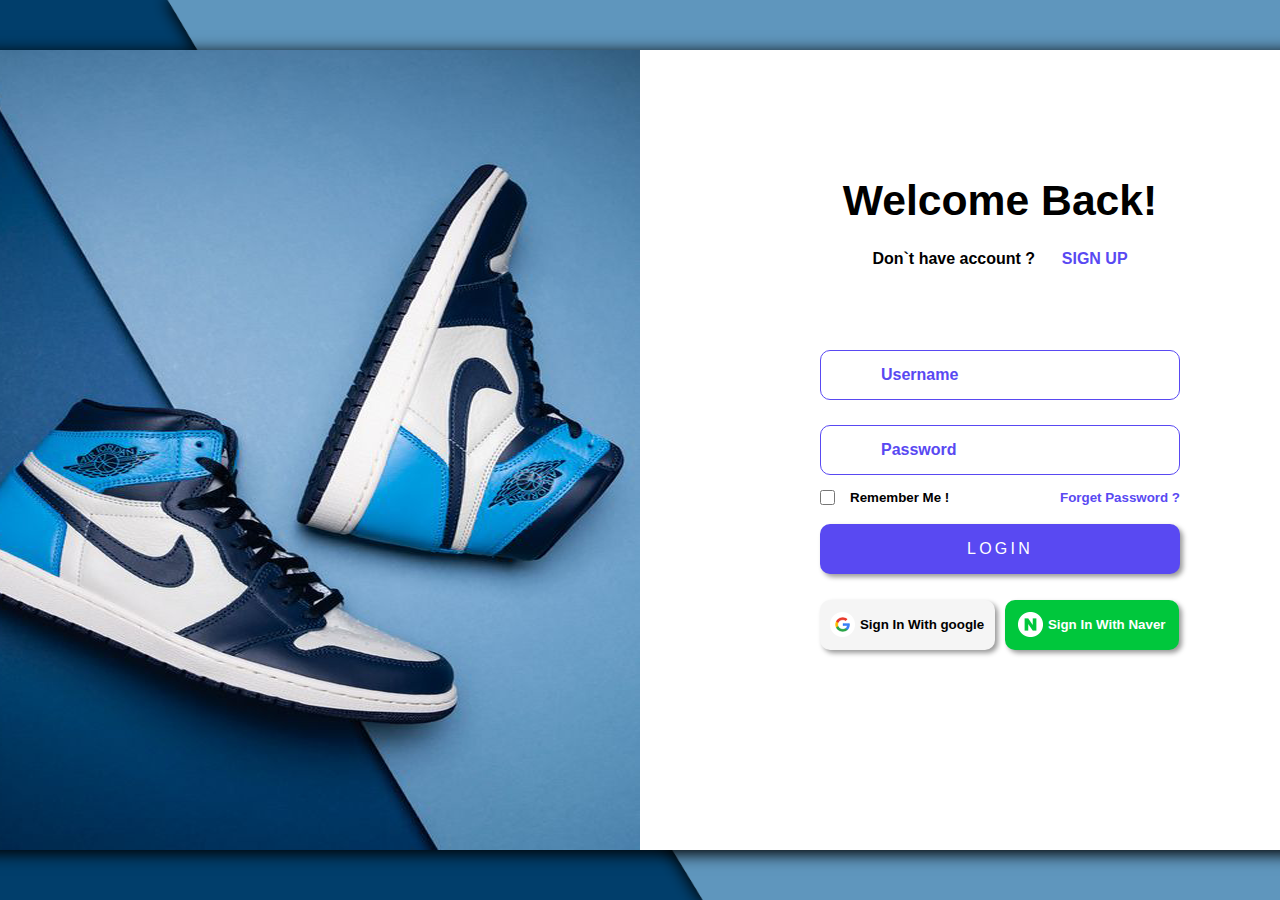
<file: Sign_In.html>
<!DOCTYPE html>
<html lang="en">
<head>
    <meta charset="UTF-8">
    <title>Nike Shoes Sign_In</title>
    <link rel="stylesheet" href="./Sign_In.css">
    <script src="https://code.jquery.com/jquery-3.5.1.min.js"></script>
    <script src="./Nike_Sign_In.js"></script>
</head>
<body>
    <div id="wrapper">
        <!-- Sign_In part -->
        <div class="wrap" id="Sign_In">
            <div class="Img_Side"></div><!--
            --><div class="Text_Side" id="In_Text">
                <div class="Text_Side_Box">
                    <h3>Welcome Back!</h3>
                    <p>Don`t have account ? &nbsp;&nbsp;&nbsp;&nbsp; <span id="goSign_Up">SIGN UP</span></p>
                    <form action="">
                        <input type="text" placeholder="Username"> <br>
                        <input type="text" placeholder="Password"> <br>
                        <input type="checkbox" id="rememberbox">
                        <label for="rememberbox">Remember Me !</label>
                        <span class="forgetpw">Forget Password ?</span> <br>
                        <input type="submit" value="LOGIN">
                    </form>
                    <div class="another_login">
                        <div class="google"><img src="./img/google.png" alt="">
                        <span>Sign In With google</span></div><!--
                        --><div class="naver"><img src="./img/naver.png" alt="">
                        <span>Sign In With Naver</span></div>
                    </div>
                </div> 
            </div>
        </div>
        <!-- Sign_In // -->
        <!-- Sign_Up part -->
        <div class="wrap" id="Sign_Up">
            <div class="Img_Side"></div><!--
        --><div class="Text_Side" id="Up_Text">
            <div class="Text_Side_Box">
                <h3>Create Account</h3>
                <p>Already have account ? &nbsp;&nbsp;&nbsp;&nbsp; <span id="goSign_In">SIGN IN</span></p>
                <form action="">
                    <input type="text" placeholder="E-mail"> <br>
                    <input type="text" placeholder="Username"> <br>
                    <input type="text" placeholder="Password"> <br>
                    <label for="checkbox">You have to agree to the terms and conditions.</label>
                    <label for="agreebox" class="agree">I Agree</label>
                    <input type="checkbox" id="agreebox">
                    <input type="submit" value="SIGN UP">
                </form>
                <div class="another_login">
                    <div class="google"><img src="./img/google.png" alt="">
                    <span>Sign Up With google</span></div><!--
                    --><div class="naver"><img src="./img/naver.png" alt="">
                    <span>Sign Up With Naver</span></div>
                </div>
            </div>
            </div>
        </div>
        <!-- Sign_Up // -->
    </div>
</body>
</html>
</file>
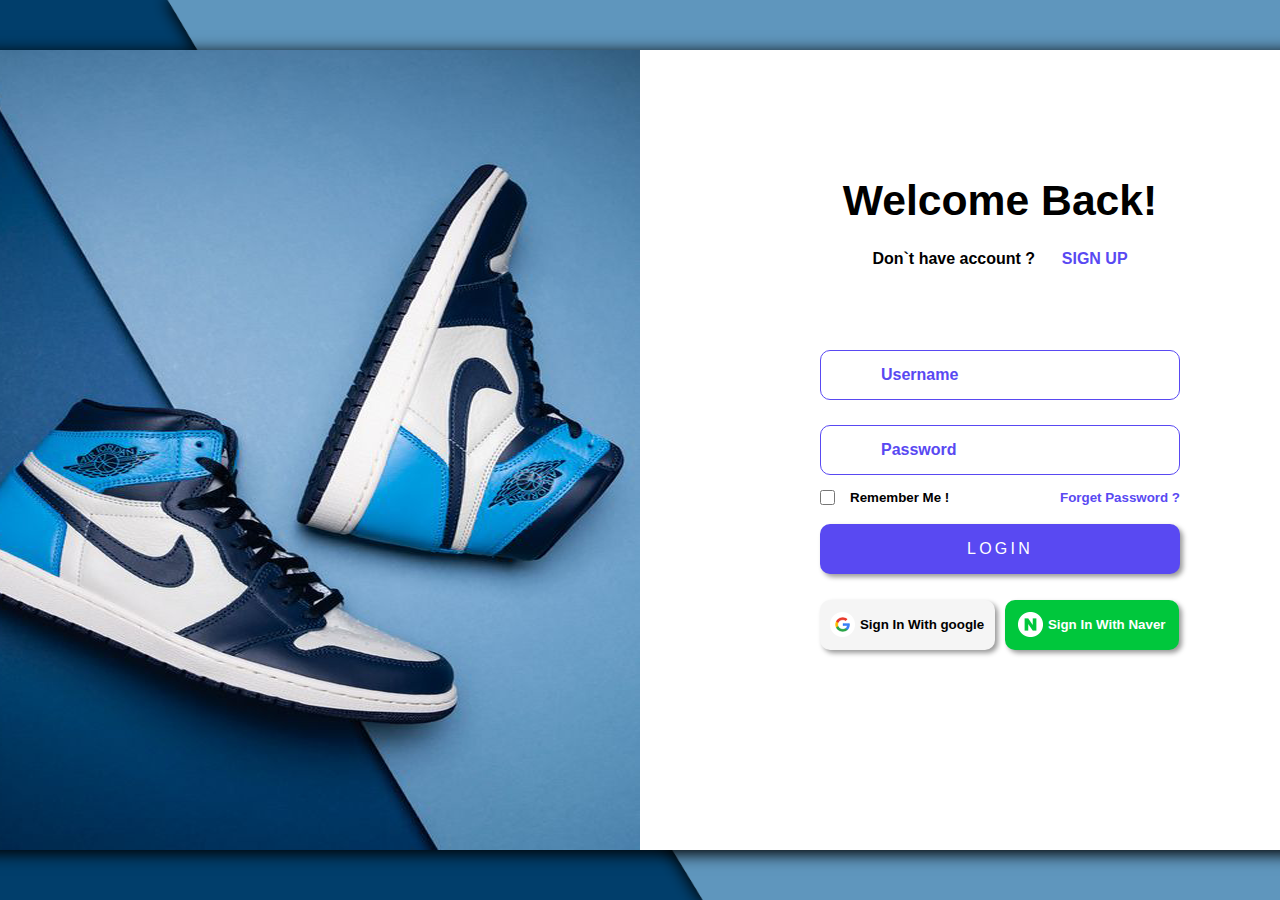
<file: html/Sign_In.html>
<!DOCTYPE html>
<html lang="en">
<head>
    <meta charset="UTF-8">
    <title>Nike Shoes Sign_In</title>
    <link rel="stylesheet" href="../css/Sign_In.css">
    <script src="https://code.jquery.com/jquery-3.5.1.min.js"></script>
    <script src="../js/Nike_Sign_In.js"></script>
</head>
<body>
    <div id="wrapper">
        <!-- Sign_In part -->
        <div class="wrap" id="Sign_In">
            <div class="Img_Side"></div><!--
            --><div class="Text_Side" id="In_Text">
                <div class="Text_Side_Box">
                    <h3>Welcome Back!</h3>
                    <p>Don`t have account ? &nbsp;&nbsp;&nbsp;&nbsp; <span id="goSign_Up">SIGN UP</span></p>
                    <form action="">
                        <input type="text" placeholder="Username"> <br>
                        <input type="text" placeholder="Password"> <br>
                        <input type="checkbox" id="rememberbox">
                        <label for="rememberbox">Remember Me !</label>
                        <span class="forgetpw">Forget Password ?</span> <br>
                        <input type="submit" value="LOGIN">
                    </form>
                    <div class="another_login">
                        <div class="google"><img src="../img/google.png" alt="">
                        <span>Sign In With google</span></div><!--
                        --><div class="naver"><img src="../img/naver.png" alt="">
                        <span>Sign In With Naver</span></div>
                    </div>
                </div> 
            </div>
        </div>
        <!-- Sign_In // -->
        <!-- Sign_Up part -->
        <div class="wrap" id="Sign_Up">
            <div class="Img_Side"></div><!--
        --><div class="Text_Side" id="Up_Text">
            <div class="Text_Side_Box">
                <h3>Create Account</h3>
                <p>Already have account ? &nbsp;&nbsp;&nbsp;&nbsp; <span id="goSign_In">SIGN IN</span></p>
                <form action="">
                    <input type="text" placeholder="E-mail"> <br>
                    <input type="text" placeholder="Username"> <br>
                    <input type="text" placeholder="Password"> <br>
                    <label for="checkbox">You have to agree to the terms and conditions.</label>
                    <label for="agreebox" class="agree">I Agree</label>
                    <input type="checkbox" id="agreebox">
                    <input type="submit" value="SIGN UP">
                </form>
                <div class="another_login">
                    <div class="google"><img src="../img/google.png" alt="">
                    <span>Sign Up With google</span></div><!--
                    --><div class="naver"><img src="../img/naver.png" alt="">
                    <span>Sign Up With Naver</span></div>
                </div>
            </div>
            </div>
        </div>
        <!-- Sign_Up // -->
    </div>
</body>
</html>
</file>
<file: Sign_In.css>
*{
    margin: 0;
    padding: 0;
    font-family: Arial, Helvetica, sans-serif;
}

#Sign_Up{
    display: none;
}
#Sign_In{
    display: block;
}
#wrapper{
    background-image: url(./img/Sign_In_bg.png);
    background-size: cover;
    background-repeat: no-repeat;
    width: 100vw;
    height: 100vh;
    position: relative;
}
.wrap{
    width: 1440px;
    height: 800px;
    position: absolute;
    left: 50%;
    top: 50%;
    transform: translate(-50%,-50%);
    box-shadow: 3px 3px 15px 1px rgba(0,0,0,1);

}
.Img_Side{
    width: 50%;
    height: 100%;
    background-image: url(./img/shoes_blue.png);
    background-size: auto;
    background-repeat: no-repeat;
    display: inline-block;
}

.Text_Side{
    width: 50%;
    height: 100%;
    background-color: white;
    display: inline-block;
    position: absolute;
    box-sizing: border-box;
    padding-top: 100px;
    
}
#Sign_In .Text_Side_Box{
    width: 360px;
    margin: 0 auto;
}
#Sign_In .Text_Side h3{
    font-family: 'Arial Bold', sans-serif;
    font-size: 32pt;
    text-align: center;
    height: 100px;
    line-height: 100px;
}
#Sign_In .Text_Side p {
    text-align: center;
    font-weight: bold;
    font-size: 12pt;
}
#Sign_In .Text_Side p span{
    color: #5949f2;
    cursor: pointer;
}
#Sign_In .Text_Side p span:hover{
    color: #2a14f0;
    text-decoration: underline;
}
#Sign_In .Text_Side_Box form{
    position: absolute;
    top: 275px;
}
#Sign_In .Text_Side_Box form input[type='text']{
    width: 360px;
    height: 50px;
    border-radius: 10px;
    margin-top: 25px;
    font-size: 12pt;
    font-weight: bold;
    border: 1px solid #5949f2;
    text-align: center;
    box-sizing: border-box;
}
input::placeholder{
    color: #5949f2;
    font-weight: bold;
    font-size: 12pt;
    text-align: left;
    padding-left: 60px;
}
#Sign_In .Text_Side_Box form input[type='checkbox']{
    margin-top: 15px;
    width: 15px;
    height: 15px;
}
#Sign_In .Text_Side_Box form label{
    font-size: 10pt;
    font-weight:  bold;
    position: absolute;
    padding-top: 15px;
    left: 30px;
}
#Sign_In .Text_Side .forgetpw{
    position: absolute;
    right: 0px;
    padding-top: 15px;
    font-size: 10pt;
    font-weight: bold;
    color: #5949f2;
    cursor: pointer;
}
#Sign_In .Text_Side .forgetpw:hover{
    text-decoration: underline;
    color: #2a14f0;
}
#Sign_In .Text_Side_Box form input[type='submit']{
    width: 360px;
    height: 50px;
    border-radius: 10px;
    text-align: center;
    position: absolute;
    margin-top: 15px;
    background-color: #5949f2;
    font-weight: thin;
    color: white;
    border: none;
    font-size: 12pt;
    letter-spacing: 0.2em;
    box-shadow: 3px 3px 5px 0px rgba(0,0,0,0.4);
    cursor: pointer;
}
#Sign_In .Text_Side_Box form input[type='submit']:hover{
    box-shadow: -0.5px -0.5px 1px 0.3px rgba(0,0,0,0.4);
    background-color: #2a14f0;
}
#Sign_In .Text_Side .another_login{
 width: 360px;
 height: 50px;
 position: absolute;
 top: 550px;
}
#Sign_In .Text_Side .another_login span{
    font-size: 10pt;
    font-weight: bold;
    line-height: 50px;
    font-family: arial;
}
#Sign_In .Text_Side .another_login div{
    width: 174.65px;
    height: 50px;
    display: inline-block;
    text-align: center;
    border-radius: 10px;
    box-shadow: 3px 3px 5px 0px rgba(0,0,0,0.4);
    cursor: pointer;
}
#Sign_In .Text_Side .another_login div img{
    display: inline-block;
    vertical-align: middle;
}
#Sign_In .Text_Side .google{
    background-color: #f5f5f5;
    margin-right: 5px;
}
#Sign_In .Text_Side .naver {
    background-color: #00c73c;
    color: white;
    margin-left: 5px;
}

#Sign_In .Text_Side .another_login div:hover{
    box-shadow: -0.5px -0.5px 1px 0.3px rgba(0,0,0,0.4);
}
#Sign_In .Text_Side .google:hover{
    background-color: #d8d8d8;
}
#Sign_In .Text_Side .naver:hover {
    background-color: #04a535;
}


/* sign_in end */
/* sign_up start */
#Sign_Up .Img_Side{
    float: right;
}

#Sign_Up .Text_Side_Box{
    width: 360px;
    margin: 0 auto;
}
#Sign_Up .Text_Side h3{
    font-family: 'Arial Bold', sans-serif;
    font-size: 32pt;
    text-align: center;
    height: 100px;
    line-height: 100px;
}
#Sign_Up .Text_Side p {
    text-align: center;
    font-weight: bold;
    font-size: 12pt;
}
#Sign_Up .Text_Side p span{
    color: #5949f2;
    cursor: pointer;
}
#Sign_Up .Text_Side p span:hover{
    color: #2a14f0;
    text-decoration: underline;
}
#Sign_Up .Text_Side_Box form{
    position: absolute;
    top: 275px;
}
#Sign_Up .Text_Side_Box form input[type='text']{
    width: 360px;
    height: 50px;
    border-radius: 10px;
    margin-top: 25px;
    font-size: 12pt;
    font-weight: bold;
    border: 1px solid #5949f2;
    text-align: center;
    box-sizing: border-box;
}
#Sign_Up .Text_Side_Box form input[type='checkbox']{
    margin-top: 15px;
    width: 15px;
    height: 15px;
    position: absolute;
    right: 0;
}
#Sign_Up .Text_Side_Box form label{
    font-size: 9pt;
    font-weight:  thin;
    position: absolute;
    padding-top: 15px;
}
#Sign_Up .Text_Side_Box form label.agree{
    position: absolute;
    right: 30px;
    padding-top: 15px;
    font-size: 10pt;
    font-weight: bold;
    color: #5949f2;
    cursor: pointer;
}
#Sign_Up .Text_Side .forgetpw:hover{
    text-decoration: underline;
    color: #2a14f0;
}
#Sign_Up .Text_Side_Box form input[type='submit']{
    width: 360px;
    height: 50px;
    border-radius: 10px;
    text-align: center;
    position: absolute;
    margin-top: 40px;
    background-color: #5949f2;
    font-weight: thin;
    color: white;
    border: none;
    font-size: 12pt;
    letter-spacing: 0.2em;
    box-shadow: 3px 3px 5px 0px rgba(0,0,0,0.4);
    cursor: pointer;
}
#Sign_Up .Text_Side_Box form input[type='submit']:hover{
    box-shadow: -0.5px -0.5px 1px 0.3px rgba(0,0,0,0.4);
    background-color: #2a14f0;
}
#Sign_Up .Text_Side .another_login{
 width: 360px;
 height: 50px;
 position: absolute;
 top: 625px;
}
#Sign_Up .Text_Side .another_login span{
    font-size: 10pt;
    font-weight: bold;
    line-height: 50px;
    font-family: arial;
}
#Sign_Up .Text_Side .another_login div{
    width: 174.65px;
    height: 50px;
    display: inline-block;
    text-align: center;
    border-radius: 10px;
    box-shadow: 3px 3px 5px 0px rgba(0,0,0,0.4);
    cursor: pointer;
}
#Sign_Up .Text_Side .another_login div img{
    display: inline-block;
    vertical-align: middle;
}
#Sign_Up .Text_Side .google{
    background-color: #f5f5f5;
    margin-right: 5px;
}
#Sign_Up .Text_Side .naver {
    background-color: #00c73c;
    color: white;
    margin-left: 5px;
}

#Sign_Up .Text_Side .another_login div:hover{
    box-shadow: -0.5px -0.5px 1px 0.3px rgba(0,0,0,0.4);
}
#Sign_Up .Text_Side .google:hover{
    background-color: #d8d8d8;
}
#Sign_Up .Text_Side .naver:hover {
    background-color: #04a535;
}
</file>
<file: css/Sign_In.css>
*{
    margin: 0;
    padding: 0;
    font-family: Arial, Helvetica, sans-serif;
}

#Sign_Up{
    display: none;
}
#Sign_In{
    display: block;
}
#wrapper{
    background-image: url(../img/Sign_In_bg.png);
    background-size: cover;
    background-repeat: no-repeat;
    width: 100vw;
    height: 100vh;
    position: relative;
}
.wrap{
    width: 1440px;
    height: 800px;
    position: absolute;
    left: 50%;
    top: 50%;
    transform: translate(-50%,-50%);
    box-shadow: 3px 3px 15px 1px rgba(0,0,0,1);

}
.Img_Side{
    width: 50%;
    height: 100%;
    background-image: url(../img/shoes_blue.png);
    background-size: auto;
    background-repeat: no-repeat;
    display: inline-block;
}

.Text_Side{
    width: 50%;
    height: 100%;
    background-color: white;
    display: inline-block;
    position: absolute;
    box-sizing: border-box;
    padding-top: 100px;
    
}
#Sign_In .Text_Side_Box{
    width: 360px;
    margin: 0 auto;
}
#Sign_In .Text_Side h3{
    font-family: 'Arial Bold', sans-serif;
    font-size: 32pt;
    text-align: center;
    height: 100px;
    line-height: 100px;
}
#Sign_In .Text_Side p {
    text-align: center;
    font-weight: bold;
    font-size: 12pt;
}
#Sign_In .Text_Side p span{
    color: #5949f2;
    cursor: pointer;
}
#Sign_In .Text_Side p span:hover{
    color: #2a14f0;
    text-decoration: underline;
}
#Sign_In .Text_Side_Box form{
    position: absolute;
    top: 275px;
}
#Sign_In .Text_Side_Box form input[type='text']{
    width: 360px;
    height: 50px;
    border-radius: 10px;
    margin-top: 25px;
    font-size: 12pt;
    font-weight: bold;
    border: 1px solid #5949f2;
    text-align: center;
    box-sizing: border-box;
}
input::placeholder{
    color: #5949f2;
    font-weight: bold;
    font-size: 12pt;
    text-align: left;
    padding-left: 60px;
}
#Sign_In .Text_Side_Box form input[type='checkbox']{
    margin-top: 15px;
    width: 15px;
    height: 15px;
}
#Sign_In .Text_Side_Box form label{
    font-size: 10pt;
    font-weight:  bold;
    position: absolute;
    padding-top: 15px;
    left: 30px;
}
#Sign_In .Text_Side .forgetpw{
    position: absolute;
    right: 0px;
    padding-top: 15px;
    font-size: 10pt;
    font-weight: bold;
    color: #5949f2;
    cursor: pointer;
}
#Sign_In .Text_Side .forgetpw:hover{
    text-decoration: underline;
    color: #2a14f0;
}
#Sign_In .Text_Side_Box form input[type='submit']{
    width: 360px;
    height: 50px;
    border-radius: 10px;
    text-align: center;
    position: absolute;
    margin-top: 15px;
    background-color: #5949f2;
    font-weight: thin;
    color: white;
    border: none;
    font-size: 12pt;
    letter-spacing: 0.2em;
    box-shadow: 3px 3px 5px 0px rgba(0,0,0,0.4);
    cursor: pointer;
}
#Sign_In .Text_Side_Box form input[type='submit']:hover{
    box-shadow: -0.5px -0.5px 1px 0.3px rgba(0,0,0,0.4);
    background-color: #2a14f0;
}
#Sign_In .Text_Side .another_login{
 width: 360px;
 height: 50px;
 position: absolute;
 top: 550px;
}
#Sign_In .Text_Side .another_login span{
    font-size: 10pt;
    font-weight: bold;
    line-height: 50px;
    font-family: arial;
}
#Sign_In .Text_Side .another_login div{
    width: 174.65px;
    height: 50px;
    display: inline-block;
    text-align: center;
    border-radius: 10px;
    box-shadow: 3px 3px 5px 0px rgba(0,0,0,0.4);
    cursor: pointer;
}
#Sign_In .Text_Side .another_login div img{
    display: inline-block;
    vertical-align: middle;
}
#Sign_In .Text_Side .google{
    background-color: #f5f5f5;
    margin-right: 5px;
}
#Sign_In .Text_Side .naver {
    background-color: #00c73c;
    color: white;
    margin-left: 5px;
}

#Sign_In .Text_Side .another_login div:hover{
    box-shadow: -0.5px -0.5px 1px 0.3px rgba(0,0,0,0.4);
}
#Sign_In .Text_Side .google:hover{
    background-color: #d8d8d8;
}
#Sign_In .Text_Side .naver:hover {
    background-color: #04a535;
}


/* sign_in end */
/* sign_up start */
#Sign_Up .Img_Side{
    float: right;
}

#Sign_Up .Text_Side_Box{
    width: 360px;
    margin: 0 auto;
}
#Sign_Up .Text_Side h3{
    font-family: 'Arial Bold', sans-serif;
    font-size: 32pt;
    text-align: center;
    height: 100px;
    line-height: 100px;
}
#Sign_Up .Text_Side p {
    text-align: center;
    font-weight: bold;
    font-size: 12pt;
}
#Sign_Up .Text_Side p span{
    color: #5949f2;
    cursor: pointer;
}
#Sign_Up .Text_Side p span:hover{
    color: #2a14f0;
    text-decoration: underline;
}
#Sign_Up .Text_Side_Box form{
    position: absolute;
    top: 275px;
}
#Sign_Up .Text_Side_Box form input[type='text']{
    width: 360px;
    height: 50px;
    border-radius: 10px;
    margin-top: 25px;
    font-size: 12pt;
    font-weight: bold;
    border: 1px solid #5949f2;
    text-align: center;
    box-sizing: border-box;
}
#Sign_Up .Text_Side_Box form input[type='checkbox']{
    margin-top: 15px;
    width: 15px;
    height: 15px;
    position: absolute;
    right: 0;
}
#Sign_Up .Text_Side_Box form label{
    font-size: 9pt;
    font-weight:  thin;
    position: absolute;
    padding-top: 15px;
}
#Sign_Up .Text_Side_Box form label.agree{
    position: absolute;
    right: 30px;
    padding-top: 15px;
    font-size: 10pt;
    font-weight: bold;
    color: #5949f2;
    cursor: pointer;
}
#Sign_Up .Text_Side .forgetpw:hover{
    text-decoration: underline;
    color: #2a14f0;
}
#Sign_Up .Text_Side_Box form input[type='submit']{
    width: 360px;
    height: 50px;
    border-radius: 10px;
    text-align: center;
    position: absolute;
    margin-top: 40px;
    background-color: #5949f2;
    font-weight: thin;
    color: white;
    border: none;
    font-size: 12pt;
    letter-spacing: 0.2em;
    box-shadow: 3px 3px 5px 0px rgba(0,0,0,0.4);
    cursor: pointer;
}
#Sign_Up .Text_Side_Box form input[type='submit']:hover{
    box-shadow: -0.5px -0.5px 1px 0.3px rgba(0,0,0,0.4);
    background-color: #2a14f0;
}
#Sign_Up .Text_Side .another_login{
 width: 360px;
 height: 50px;
 position: absolute;
 top: 625px;
}
#Sign_Up .Text_Side .another_login span{
    font-size: 10pt;
    font-weight: bold;
    line-height: 50px;
    font-family: arial;
}
#Sign_Up .Text_Side .another_login div{
    width: 174.65px;
    height: 50px;
    display: inline-block;
    text-align: center;
    border-radius: 10px;
    box-shadow: 3px 3px 5px 0px rgba(0,0,0,0.4);
    cursor: pointer;
}
#Sign_Up .Text_Side .another_login div img{
    display: inline-block;
    vertical-align: middle;
}
#Sign_Up .Text_Side .google{
    background-color: #f5f5f5;
    margin-right: 5px;
}
#Sign_Up .Text_Side .naver {
    background-color: #00c73c;
    color: white;
    margin-left: 5px;
}

#Sign_Up .Text_Side .another_login div:hover{
    box-shadow: -0.5px -0.5px 1px 0.3px rgba(0,0,0,0.4);
}
#Sign_Up .Text_Side .google:hover{
    background-color: #d8d8d8;
}
#Sign_Up .Text_Side .naver:hover {
    background-color: #04a535;
}
</file>
